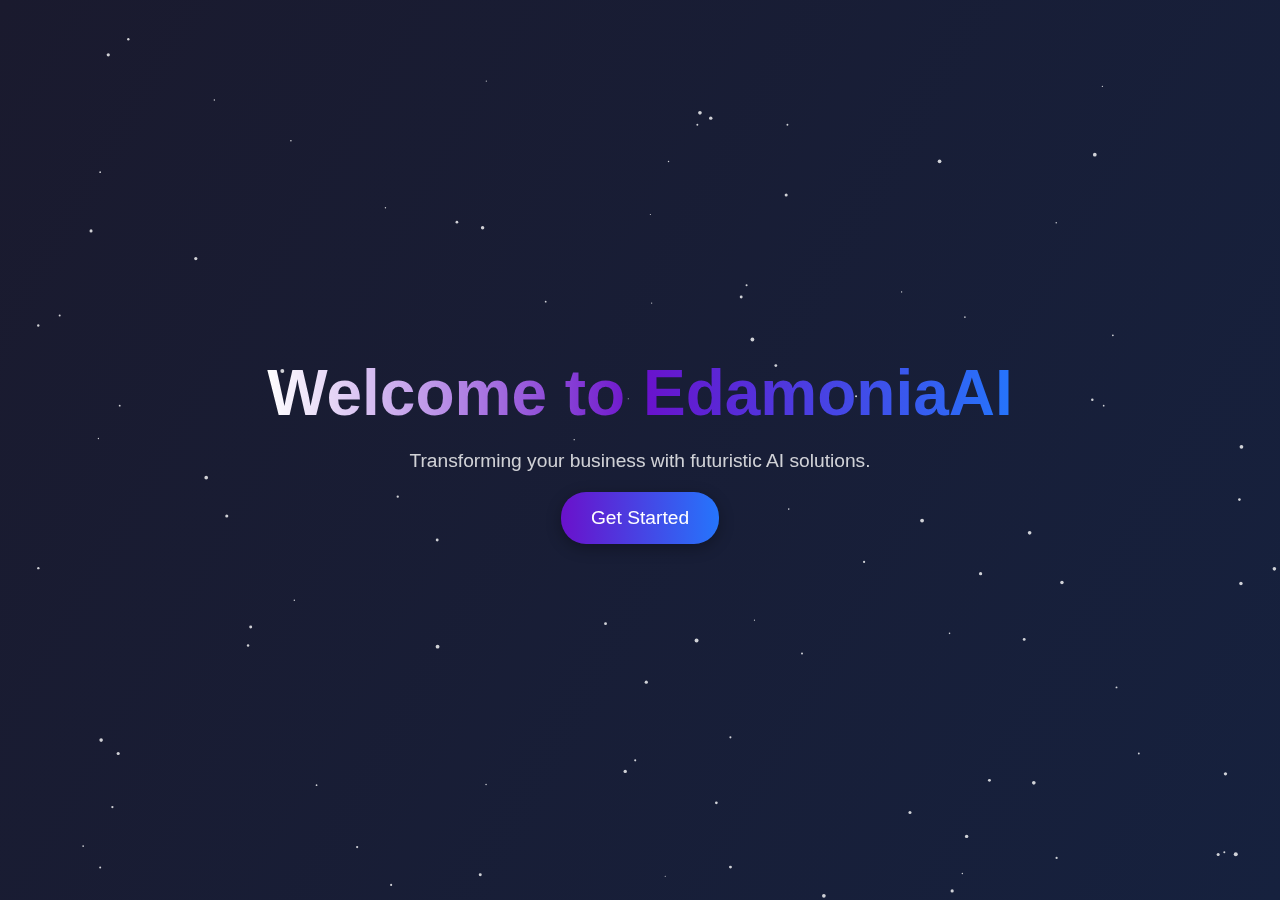
<file: templates/index.html>
<!DOCTYPE html>
<html lang="en">
<head>
    <meta charset="UTF-8">
    <meta name="viewport" content="width=device-width, initial-scale=1.0">
    <title>EdamoniaAI</title>
    <style>
        /* Загальні стилі */
        body {
            margin: 0;
            padding: 0;
            overflow: hidden;
            font-family: 'Arial', sans-serif;
            background: linear-gradient(120deg, #1a1a2e, #16213e);
            color: white;
        }

        /* Падаючі зірки */
        canvas {
            position: absolute;
            top: 0;
            left: 0;
            z-index: 1;
        }

        /* Основний контейнер */
        .container {
            position: relative;
            z-index: 2;
            text-align: center;
            display: flex;
            flex-direction: column;
            align-items: center;
            justify-content: center;
            height: 100vh;
        }

        /* Анімація заголовка */
        h1 {
            font-size: 4rem;
            background: linear-gradient(90deg, #ffffff, #6a11cb, #2575fc);
            -webkit-background-clip: text;
            -webkit-text-fill-color: transparent;
            animation: gradientAnimation 7s infinite, textBlink 1.5s infinite;
            margin: 0;
        }

        @keyframes gradientAnimation {
            0% { background-position: 0% 50%; }
            50% { background-position: 100% 50%; }
            100% { background-position: 0% 50%; }
        }

        @keyframes textBlink {
            0%, 100% { opacity: 1; }
            50% { opacity: 0.7; }
        }

        /* Описовий текст */
        p {
            font-size: 1.2rem;
            margin: 20px 0;
            opacity: 0.8;
        }

        /* Кнопка */
        .get-started {
            background: linear-gradient(90deg, #6a11cb, #2575fc);
            color: white;
            border: none;
            border-radius: 25px;
            padding: 15px 30px;
            font-size: 1.2rem;
            cursor: pointer;
            box-shadow: 0 4px 15px rgba(0, 0, 0, 0.3);
            transition: transform 0.3s ease, background 0.3s ease;
        }

        .get-started:hover {
            transform: scale(1.1);
            background: linear-gradient(90deg, #2575fc, #6a11cb);
        }

    </style>
</head>
<body>
    <canvas id="starCanvas"></canvas>

    <div class="container">
        <h1>Welcome to <span>EdamoniaAI</span></h1>
        <p>Transforming your business with futuristic AI solutions.</p>
        <button class="get-started" onclick="navigateToBot()">Get Started</button>
    </div>

    <script>
        // Падаючі зірки
        const canvas = document.getElementById('starCanvas');
        const ctx = canvas.getContext('2d');
        canvas.width = window.innerWidth;
        canvas.height = window.innerHeight;

        let stars = [];
        const STAR_COUNT = 100;

        // Створення зірок
        class Star {
            constructor() {
                this.x = Math.random() * canvas.width;
                this.y = Math.random() * canvas.height;
                this.size = Math.random() * 1.5 + 0.5;
                this.speed = Math.random() * 1.5 + 0.3;
            }

            draw() {
                ctx.beginPath();
                ctx.arc(this.x, this.y, this.size, 0, Math.PI * 2);
                ctx.fillStyle = 'rgba(255, 255, 255, 0.8)';
                ctx.fill();
            }

            update() {
                this.y += this.speed;
                if (this.y > canvas.height) {
                    this.y = -Math.random() * canvas.height / 2;
                    this.x = Math.random() * canvas.width;
                }
            }
        }

        // Ініціалізація зірок
        function initStars() {
            for (let i = 0; i < STAR_COUNT; i++) {
                stars.push(new Star());
            }
        }

        // Анімація
        function animateStars() {
            ctx.clearRect(0, 0, canvas.width, canvas.height);
            stars.forEach(star => {
                star.update();
                star.draw();
            });
            requestAnimationFrame(animateStars);
        }

        initStars();
        animateStars();

        // Функція для переходу до AI-bot
        function navigateToBot() {
            window.location.href = "./ai-bot.html";
        }
    </script>
</body>
</html>
</file>
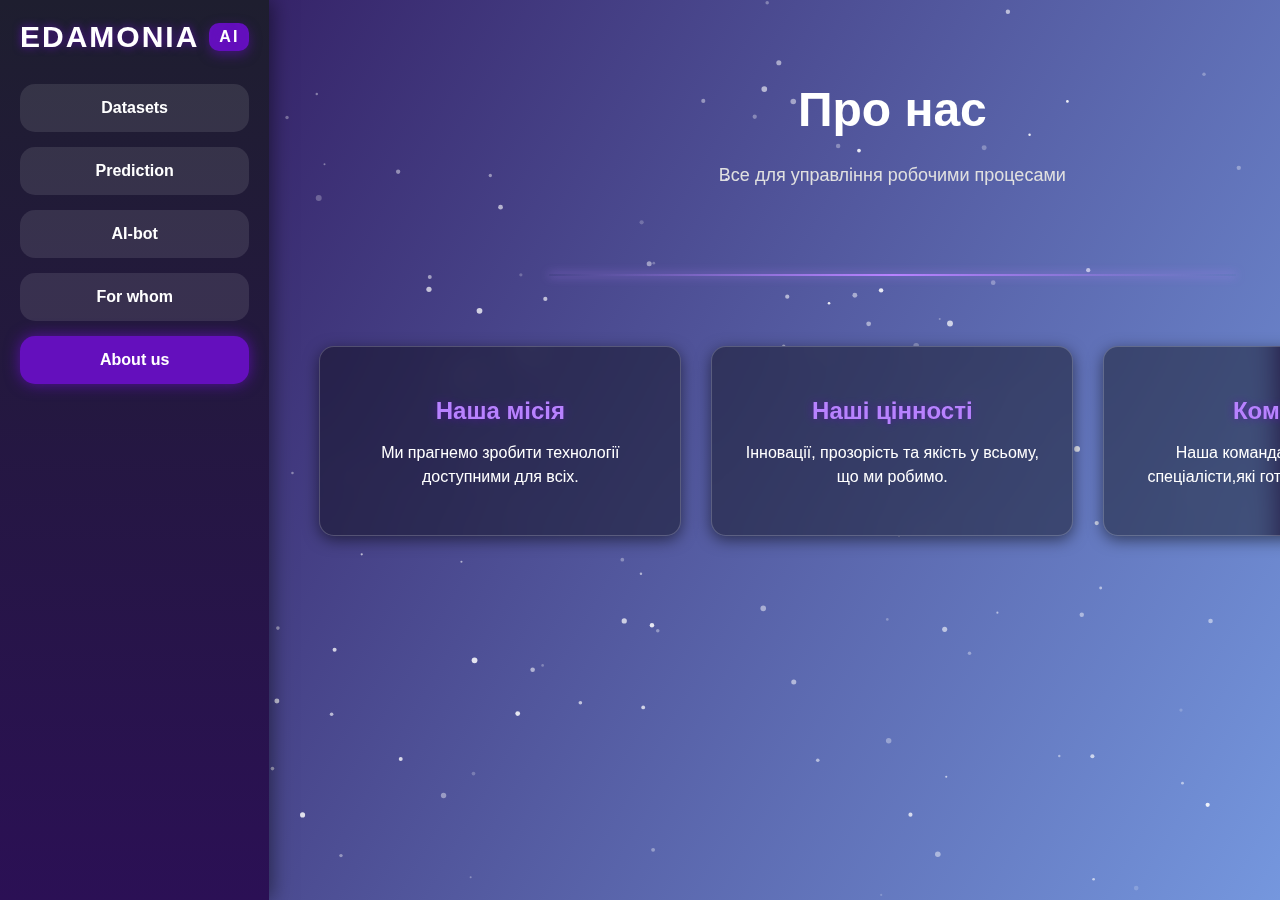
<file: templates/about_us.html>
<!DOCTYPE html>
<html lang="en">
<head>
    <meta charset="UTF-8">
    <meta name="viewport" content="width=device-width, initial-scale=1.0">
    <title>About us | EdamoniaAI</title>
    <link rel="stylesheet" href="../static/about_us.css">
</head>
<body>
    <!-- Фонові зірки -->
    <canvas id="starCanvas"></canvas>

    <!-- Ліва панель -->
    <div class="left-panel">
        <div class="logo">
            <a href="index.html">
                <span class="logo-text">Edamonia</span>
                <span class="ai-badge">AI</span>
            </a>
        </div>
        <nav class="nav-menu">
            <a href="dataset.html" class="nav-item">Datasets</a>
            <a href="prediction.html" class="nav-item">Prediction</a>
            <a href="ai-bot.html" class="nav-item">AI-bot</a>
            <a href="#" class="nav-item">For whom</a>
            <a href="about_us.html" class="nav-item active">About us</a>
        </nav>
    </div>

    <!-- Основний контент -->
    <div class="main-content">
        <header>
            <h1>Про нас</h1>
            <p>Все для управління робочими процесами</p>
        </header>

<div class="divider"></div>

        <section class="cards">
            <div class="card">
                <h2>Наша місія</h2>
                <p>Ми прагнемо зробити технології доступними для всіх.</p>
            </div>
            <div class="card">
                <h2>Наші цінності</h2>
                <p>Інновації, прозорість та якість у всьому, що ми робимо.</p>
            </div>
            <div class="card">
                <h2>Команда</h2>
                <p>Наша команда — це провідні спеціалісти,які готові допомогти вам.</p>
            </div>
        </section>
    </div>
<div class="neon-dot"></div>

    <script src="../static/about_us.js"></script>
</body>
</html>
</file>
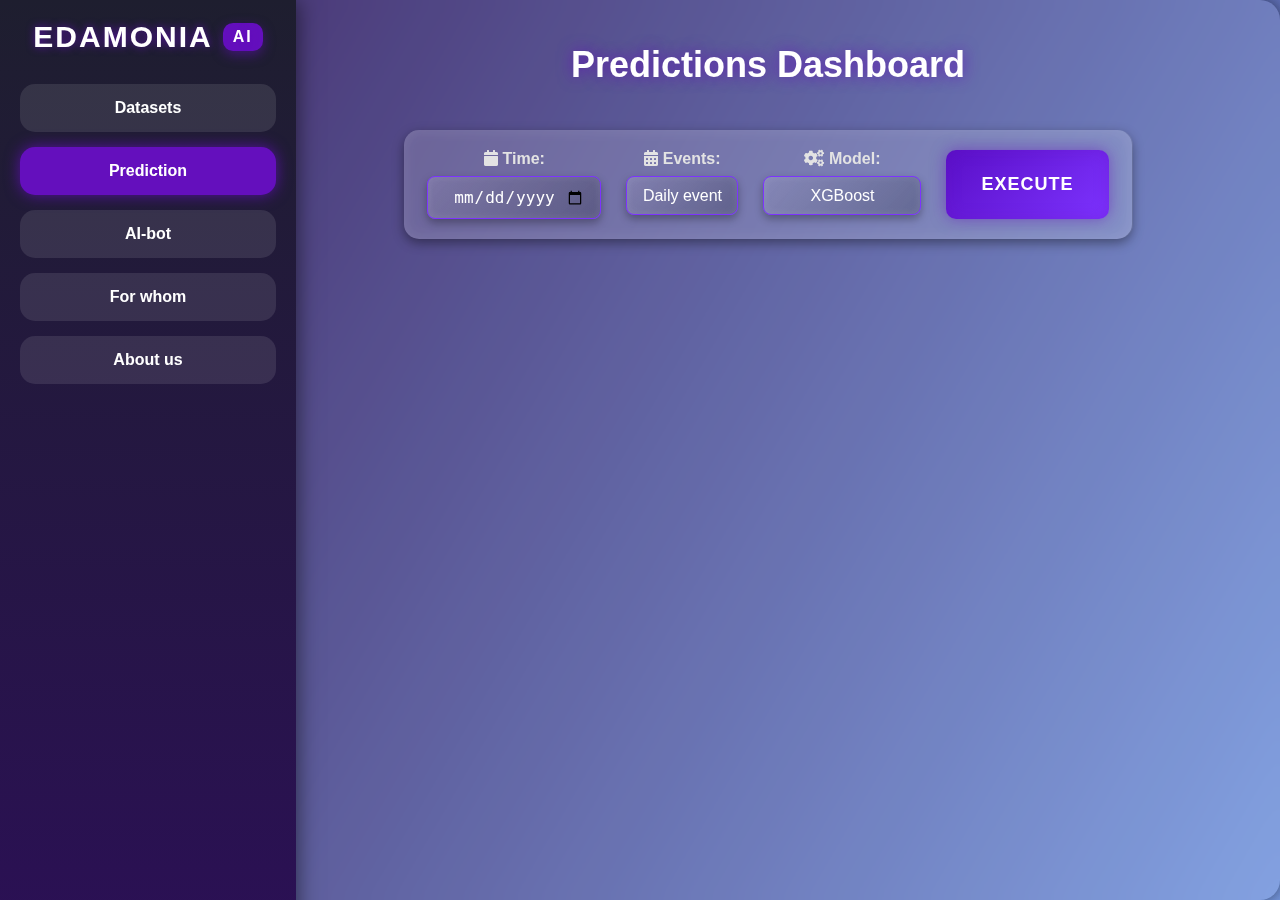
<file: templates/prediction.html>
<!DOCTYPE html>
<html lang="en">
<head>
    <meta charset="UTF-8">
    <meta name="viewport" content="width=device-width, initial-scale=1.0">
    <title>Prediction | EdamoniaAI</title>
    <link rel="stylesheet" href="../static/prediction.css">
    <link rel="stylesheet" href="https://cdnjs.cloudflare.com/ajax/libs/font-awesome/5.15.4/css/all.min.css" />
</head>
<body>
    <div class="left-panel">
        <div class="logo">
            <a href="index.html">
                <span class="logo-text">Edamonia</span>
                <span class="ai-badge">AI</span>
            </a>
        </div>
        <nav class="nav-menu">
            <a href="dataset.html" class="nav-item">Datasets</a>
            <a href="prediction.html" class="nav-item active">Prediction</a>
            <a href="ai-bot.html" class="nav-item">AI-bot</a>
            <a href="#" class="nav-item">For whom</a>
            <a href="about_us.html" class="nav-item">About us</a>
        </nav>
    </div>

    <div class="main-content">
        <header>
            <h1>Predictions Dashboard</h1>
            <div class="controls">
                <div class="control-group">
                    <label><i class="fas fa-calendar"></i> Time:</label>
                    <input type="date" id="time" class="input-field">
                </div>

                <div class="control-group">
                    <label><i class="fas fa-calendar-alt"></i> Events:</label>
                    <select id="events" class="input-field">

                        <option>Daily event</option>
                        <option>Holiday</option>
                        <option>None</option>
                        <option>Promotion</option>
                    </select>
                </div>

                <div class="control-group">
                    <label><i class="fas fa-cogs"></i> Model:</label>
                    <select id="model" class="input-field">
                        <option>XGBoost</option>
                        <option>CatBoost</option>
                        <option>LightGBM</option>
                        <option>LinearRegression</option>
                        <option>DecisionTree</option>
                    </select>
                </div>
                <button class="btn execute-btn" id="executeBtn">Execute</button>
            </div>
        </header>

        <div id="loading" class="loading">
            <div class="spinner"></div>
            <p>Loading... Please wait.</p>
        </div>

        <div id="success" class="message">
            <p>✅ Success! Prediction completed without errors.</p>
            <button class="btn download-btn">Download Table</button>
        </div>

        <div id="results" style="display: none;">
            <h2>Prediction Results</h2>
            <div class="blocks-container">
                <div class="block" id="block1">
                    <h3>Test Metrics</h3>
                    <div id="testMetrics"></div>
                </div>
                <div class="block" id="block2">
                    <h3>Parameters and CV Metrics</h3>
                    <div id="parameters"></div>
                </div>
            </div>
            <button class="btn test_predict-btn">Download Test Dataset Predict</button>
        </div>

        <div id="error" class="message">
            <p>❌ An error occurred during the prediction.</p>
        </div>
    </div>
    <script src="../static/prediction.js"></script>
</body>
</html>
</file>
<file: static/about_us.css>
/* Загальні стилі */
body {
    margin: 0;
    padding: 0;
    font-family: 'Poppins', sans-serif;
    display: flex;
    height: 100vh;
    background: linear-gradient(120deg, #2b1055, #7597de);
    color: white;
    overflow: hidden;
}


/* Фонове полотно для зірок */
#starCanvas {
    position: fixed;
    top: 0;
    left: 0;
    z-index: -1; /* За іншими елементами */
}

/* Ліва панель */
.left-panel {
    width: 20%;
    background: linear-gradient(180deg, #1e1e2f, #2b1055);
    display: flex;
    flex-direction: column;
    align-items: center;
    padding: 20px;
    box-shadow: 2px 0 20px rgba(0, 0, 0, 0.5);
}

.logo {
    font-size: 26px;
    font-weight: bold;
    color: #fff;
    margin-bottom: 30px;
    text-transform: uppercase;
    letter-spacing: 2px;
    text-shadow: 0 0 8px rgba(100, 15, 189, 0.8);
}

.logo a {
    display: flex;
    align-items: center;
    text-decoration: none;
    gap: 10px;
}

.logo a:hover .logo-text, .logo a:hover .ai-badge {
    transform: scale(1.1);
    box-shadow: 0px 6px 15px rgba(100, 15, 189, 0.8);
}

.logo-text {
    font-size: 30px;
    font-weight: bold;
    color: #ffffff;
    text-transform: uppercase;
    letter-spacing: 2px;
}

.ai-badge {
    background-color: #640fbd;
    color: white;
    border-radius: 10px;
    padding: 5px 10px;
    font-size: 16px;
    box-shadow: 0px 4px 12px rgba(100, 15, 189, 0.5);
    transition: transform 0.3s ease, box-shadow 0.3s ease;
}

/* Навігація */
.nav-menu {
    width: 100%;
}

.nav-item {
    display: block;
    padding: 15px 20px;
    margin-bottom: 15px;
    text-decoration: none;
    color: #fff;
    font-weight: 600;
    border-radius: 15px;
    text-align: center;
    background: rgba(255, 255, 255, 0.1);
    transition: transform 0.3s ease, background 0.3s ease;
}

.nav-item:hover {
    background: rgba(255, 255, 255, 0.3);
    transform: scale(1.1);
}

.nav-item.active {
    background: #640fbd;
    color: white;
    box-shadow: 0 0 15px rgba(100, 15, 189, 0.8);
}
header {
    display: flex;
    flex-direction: column;
    align-items: center;
    margin-bottom: 20px;
}


/* Стилі для основного контенту */
.main-content {
    flex: 1;
    display: flex;
    flex-direction: column;
    align-items: center;
    padding: 50px;
}

header h1 {
    font-size: 48px;

    margin-bottom: 10px;
}

header p {
    font-size: 18px;
    color: #e0e0e0;

}

/* Картки з футуристичним дизайном */
.cards {
    display: flex;
    justify-content: space-around;
    gap: 30px;
    margin-top: 20px;
}
.card {
    background: rgba(0, 0, 0, 0.4); /* Темніший фон */
    border: 1px solid rgba(255, 255, 255, 0.2);
    backdrop-filter: blur(15px);
    box-shadow: 0 4px 15px rgba(0, 0, 0, 0.5);
    border-radius: 15px;
    padding: 30px;
    width: 300px;
    text-align: center;
    color: white;
    transition: transform 0.5s ease, box-shadow 0.5s ease;
}

.card:hover {
    transform: translateY(-15px) scale(1.05);
    box-shadow: 0 0 20px rgba(100, 15, 189, 0.8), 0 0 30px rgba(100, 15, 189, 0.4);
}


.card h2 {
    font-size: 24px;
    margin-bottom: 10px;
    color: #b882ff;
    text-shadow: 0 0 10px rgba(100, 15, 189, 0.6);
}

.card p {
    font-size: 16px;
    line-height: 1.5;
}

.divider {
    margin: 50px auto;
    height: 2px;
    width: 60%;
    background: linear-gradient(90deg, transparent, #b882ff, transparent);
    box-shadow: 0 0 10px rgba(184, 130, 255, 0.8);
    animation: pulseGlow 2s infinite alternate;
}

.neon-dot {
    width: 15px;
    height: 15px;
    background: #b882ff;
    border-radius: 50%;
    box-shadow: 0 0 15px #b882ff, 0 0 30px #8b5cf6;
    animation: pulseDot 1.5s infinite alternate;
    margin: 20px auto;
}
</file>
<file: static/prediction.css>
/* Загальні стилі */
body {
    margin: 0;
    padding: 0;
    font-family: 'Poppins', sans-serif;
    display: flex;
    height: 100%;
    background: linear-gradient(120deg, #2b1055, #7597de);
    color: white;
}

/* Ліва панель */
.left-panel {
    position: fixed;
    height: 100vh;
    width: 20%;
    background: linear-gradient(180deg, #1e1e2f, #2b1055);
    display: flex;
    flex-direction: column;
    align-items: center;
    padding: 20px;
    box-shadow: 2px 0 20px rgba(0, 0, 0, 0.5);
    z-index: 1000;
}

.logo {
    font-size: 26px;
    font-weight: bold;
    color: #fff;
    margin-bottom: 30px;
    text-transform: uppercase;
    letter-spacing: 2px;
    text-shadow: 0 0 8px rgba(100, 15, 189, 0.8);
}

.logo a {
    display: flex;
    align-items: center;
    text-decoration: none;
    gap: 10px;
}

.logo a:hover .logo-text, .logo a:hover .ai-badge {
    transform: scale(1.1);
    box-shadow: 0px 6px 15px rgba(100, 15, 189, 0.8);
}

.logo-text {
    font-size: 30px;
    font-weight: bold;
    color: #ffffff;
    text-transform: uppercase;
    letter-spacing: 2px;
}

.ai-badge {
    background-color: #640fbd;
    color: white;
    border-radius: 10px;
    padding: 5px 10px;
    font-size: 16px;
    box-shadow: 0px 4px 12px rgba(100, 15, 189, 0.5);
    transition: transform 0.3s ease, box-shadow 0.3s ease;
}

/* Навігація */
.nav-menu {
    width: 100%;
}

.nav-item {
    display: block;
    padding: 15px 20px;
    margin-bottom: 15px;
    text-decoration: none;
    color: #fff;
    font-weight: 600;
    border-radius: 15px;
    text-align: center;
    background: rgba(255, 255, 255, 0.1);
    transition: transform 0.3s ease, background 0.3s ease;
}

.nav-item:hover {
    background: rgba(255, 255, 255, 0.3);
    transform: scale(1.1);
}

.nav-item.active {
    background: #640fbd;
    color: white;
    box-shadow: 0 0 15px rgba(100, 15, 189, 0.8);
}

/* Основний контент */
.main-content {
    width: 80%;
    margin-left: 20%;
    display: flex;
    flex-direction: column;
    padding: 20px;
    background: rgba(255, 255, 255, 0.1);
    border-radius: 20px;
    backdrop-filter: blur(10px);
    box-shadow: 0 0 15px rgba(0, 0, 0, 0.5);

    position: relative;
    min-height: 100vh; /* Мінімальна висота для покриття видимої області */
    height: 100%; /* Висота залежить від контенту, але не менше 100vh */
    box-sizing: border-box; /* Враховує padding у загальній висоті */
}

header {
    display: flex;
    flex-direction: column;
    align-items: center;
    margin-bottom: 20px;
}

header h1 {
    text-align: center;
    font-size: 36px;
    color: #ffffff;
    text-shadow: 0 0 15px rgba(100, 15, 189, 0.8);
}

/* Футуристичні фільтри */
.controls {
    display: flex;
    justify-content: center;
    gap: 25px;
    margin: 20px auto;
    padding: 20px;
    background: rgba(255, 255, 255, 0.05);
    border-radius: 15px;
    box-shadow: 0 4px 12px rgba(0, 0, 0, 0.4), inset 0 0 15px rgba(255, 255, 255, 0.1);
    backdrop-filter: blur(8px);
    width: 70%;
}

.control-group {
    display: flex;
    flex-direction: column;
    align-items: center;
}

.control-group label {
    font-size: 16px;
    color: #e3e3e3;
    font-weight: bold;
    margin-bottom: 8px;
}

/* Сучасний стиль для select */
.input-field {
    appearance: none; /* Прибрати стандартний стиль */
    -webkit-appearance: none;
    -moz-appearance: none;
    background: linear-gradient(135deg, rgba(255, 255, 255, 0.1), rgba(0, 0, 0, 0.2));
    border: 1px solid #7d33ff;
    color: white;
    padding: 10px 15px;
    font-size: 16px;
    border-radius: 8px;
    box-shadow: inset 0 0 8px rgba(255, 255, 255, 0.1), 0 4px 8px rgba(0, 0, 0, 0.3);
    cursor: pointer;
    transition: all 0.3s ease;
    text-align: center;
}

.input-field:hover, .input-field:focus {
    background: rgba(123, 51, 255, 0.2);
    border-color: #9b5de5;
    box-shadow: 0 0 12px rgba(123, 51, 255, 0.5);
    outline: none;
}

/* Стиль для опцій */
.input-field option {
    background: #2b1055;
    color: white;
    font-size: 15px;
    padding: 10px;
}

.input-field option:hover {
    background: #640fbd;
    color: #fff;
}

/* Додаємо іконку стрілки для select */
.input-field-container {
    position: relative;
    display: inline-block;
    width: 200px;
}

.input-field-container::after {
    content: "\25BC";
    position: absolute;
    top: 50%;
    right: 10px;
    transform: translateY(-50%);
    pointer-events: none;
    color: #9b5de5;
    font-size: 12px;
}


/* Футуристична кнопка */
.btn.execute-btn {
    background: linear-gradient(135deg, #5a0fc7, #7d33ff);
    color: #fff;
    font-weight: bold;
    font-size: 18px;
    padding: 12px 35px;
    border: none;
    border-radius: 10px;
    text-transform: uppercase;
    letter-spacing: 1px;
    cursor: pointer;
    box-shadow: 0 0 15px rgba(100, 15, 189, 0.5), inset 0 0 15px rgba(100, 15, 189, 0.3);
    transition: all 0.3s ease, transform 0.2s ease;
}

.btn.execute-btn:hover {
    background: linear-gradient(135deg, #7d33ff, #5a0fc7);
    transform: scale(1.05);
    box-shadow: 0 0 20px rgba(100, 15, 189, 0.7), inset 0 0 20px rgba(100, 15, 189, 0.3);
}

.btn.execute-btn:active {
    transform: scale(0.95);
}

/* Блок завантаження */
.loading {
    display: none;
    text-align: center;
    margin-top: 50px;
}

.loading .spinner {
    border: 8px solid rgba(255, 255, 255, 0.2);
    border-top: 8px solid #640fbd;
    border-radius: 50%;
    width: 80px;
    height: 80px;
    animation: spin 1.5s linear infinite;
    margin: 0 auto 20px;
}

@keyframes spin {
    0% { transform: rotate(0deg); }
    100% { transform: rotate(360deg); }
}

/* Повідомлення */
.message {
    display: none;
    text-align: center;
    margin-top: 40px;
    font-size: 26px;
    font-weight: bold;
    color: #fff;
    line-height: 1.5;
}

/* Кнопка для завантаження */
.download-btn {
    display: block;
    margin: 10px auto;
    background: linear-gradient(145deg, #640fbd, #7a33d1);
    color: #fff;
    padding: 25px 60px;
    font-size: 28px;
    font-weight: bold;
    text-transform: uppercase;
    border: none;
    border-radius: 20px;
    cursor: pointer;
    box-shadow: 0 8px 25px rgba(123, 51, 209, 0.7);
    transition: transform 0.3s ease, box-shadow 0.3s ease;
}

.download-btn:hover {
    transform: scale(1.2);
    box-shadow: 0 0 30px rgba(123, 51, 209, 1);
}


#results {
    width: 97%;
    margin-left: 3%;
    box-sizing: border-box;
    margin-top: 20px;
    font-family: 'Poppins', sans-serif;
    color: #ffffff;
    padding: 20px;
    display: flex;
    flex-direction: column;
    align-items: center;
    border-radius: 20px;
    background: rgba(255, 255, 255, 0.1);
    box-shadow: 0 4px 10px rgba(0, 0, 0, 0.1);
    backdrop-filter: blur(10px);
    transition: all 0.4s ease-in-out;
}

#results h2 {
    margin-bottom: 15px;
    padding: 10px 20px;
    font-size: 28px;
    text-align: center;
    color: #ffffff;
    border-bottom: 1px solid rgba(255, 255, 255, 0.2);
}

#results .blocks-container {
    display: flex;
    justify-content: center;
    gap: 20px;
    width: 80%;
    margin: 20px auto;
}

#results .block {
    flex: 1;
    padding: 15px;
    border-radius: 15px;
    background: rgba(255, 255, 255, 0.1);
    backdrop-filter: blur(8px);
    color: #ffffff;
    text-align: left;
    box-shadow: 0 0 10px rgba(138, 43, 226, 0.4);
    transition: transform 0.3s ease-in-out, box-shadow 0.3s ease-in-out;
}

#results .block:hover {
    transform: scale(1.03);
    box-shadow: 0 4px 10px rgba(0, 0, 0, 0.2);
}

#results .block h3 {
    margin-bottom: 10px;
    font-size: 22px;
    text-align: center;
    color: #ffffff;
    text-shadow: 0 0 8px rgba(255, 255, 255, 0.4);
    border-bottom: 1px solid rgba(255, 255, 255, 0.2);
}

#results .block p {
    margin: 5px 0;
    font-size: 18px;
    line-height: 1.5;
    color: #e0e0e0;
}

#testMetrics p {
    text-align: center;
}

#parameters p {
    text-align: center;
}

/* Кнопка для завантаження */
.test_predict-btn {
    display: block;
    margin: 10px auto;
    background: linear-gradient(145deg, #640fbd, #7a33d1);
    color: #fff;
    padding: 15px 40px;
    font-size: 15px;
    font-weight: bold;
    text-transform: uppercase;
    border: none;
    border-radius: 20px;
    cursor: pointer;
    box-shadow: 0 8px 25px rgba(123, 51, 209, 0.7);
    transition: transform 0.3s ease, box-shadow 0.3s ease;
}

.test_predict-btn:hover {
    transform: scale(1.05);
    box-shadow: 0 0 30px rgba(123, 51, 209, 1);
}
</file>
